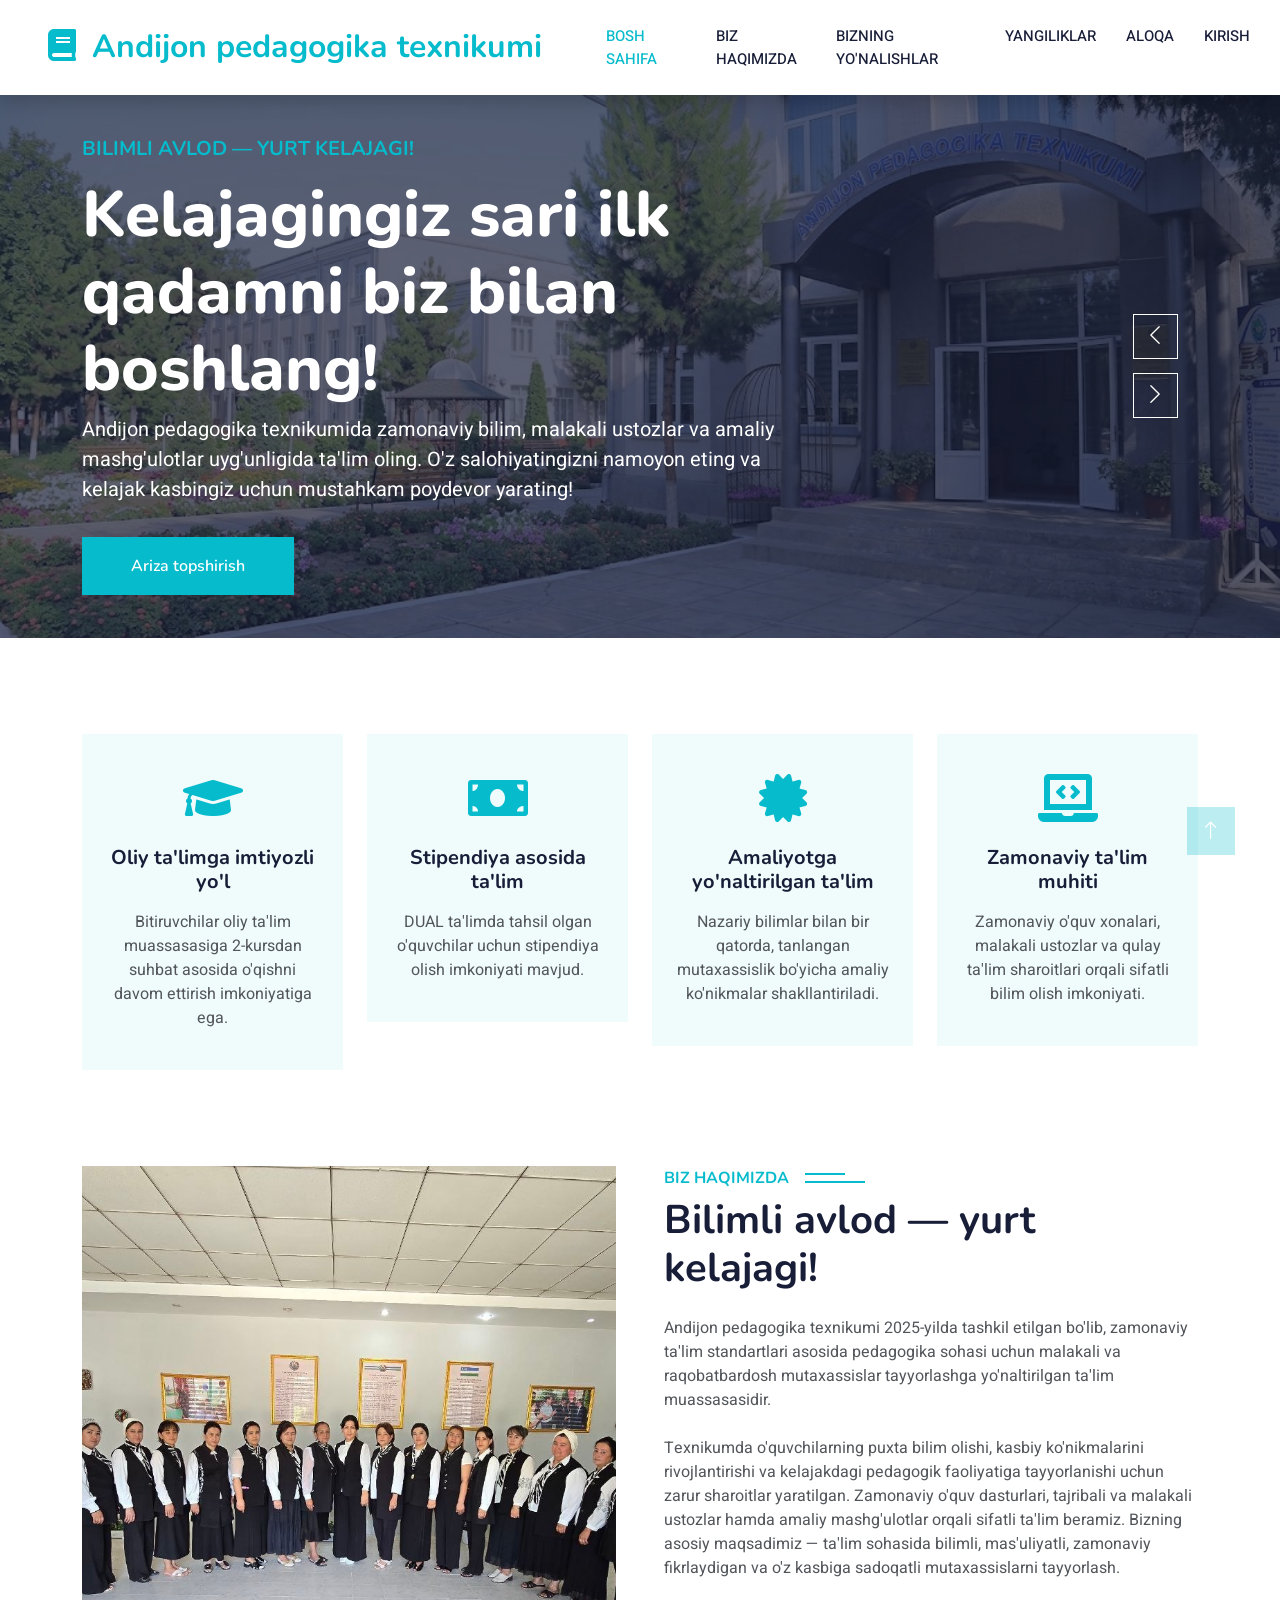
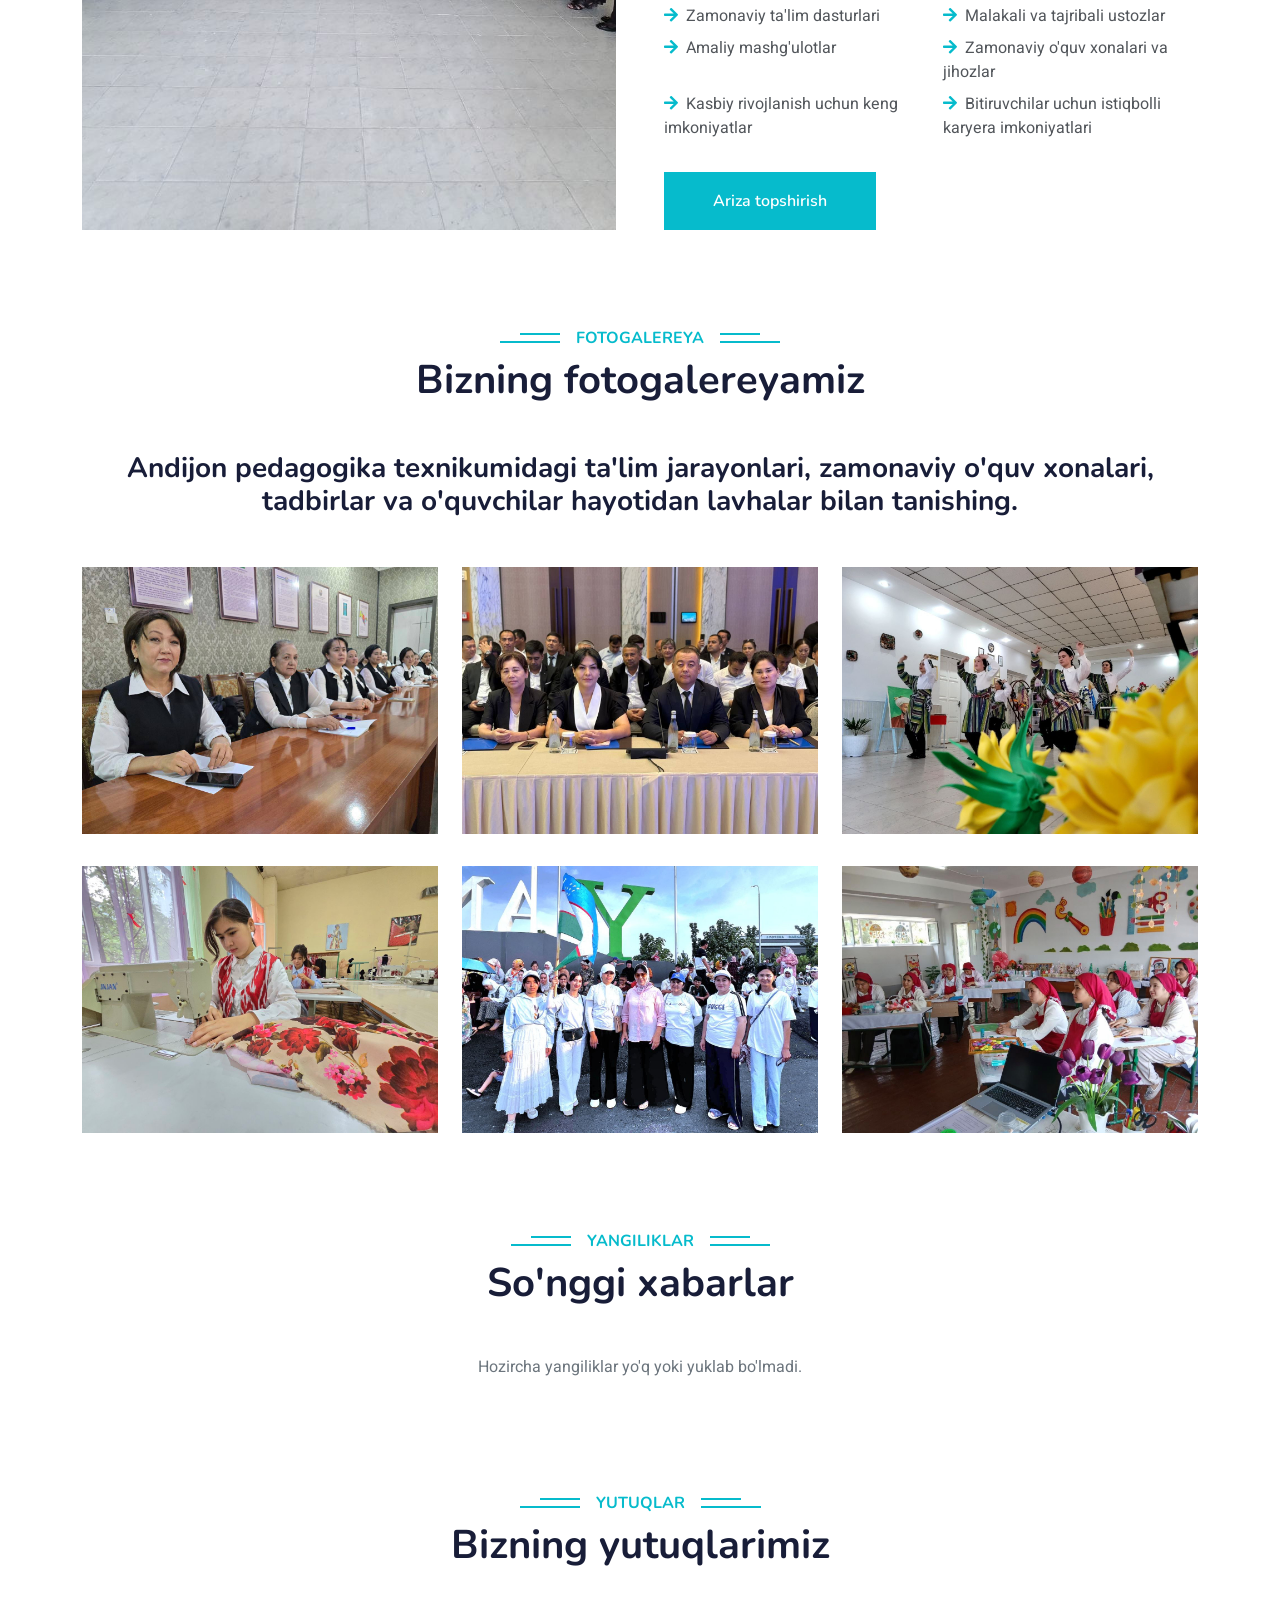
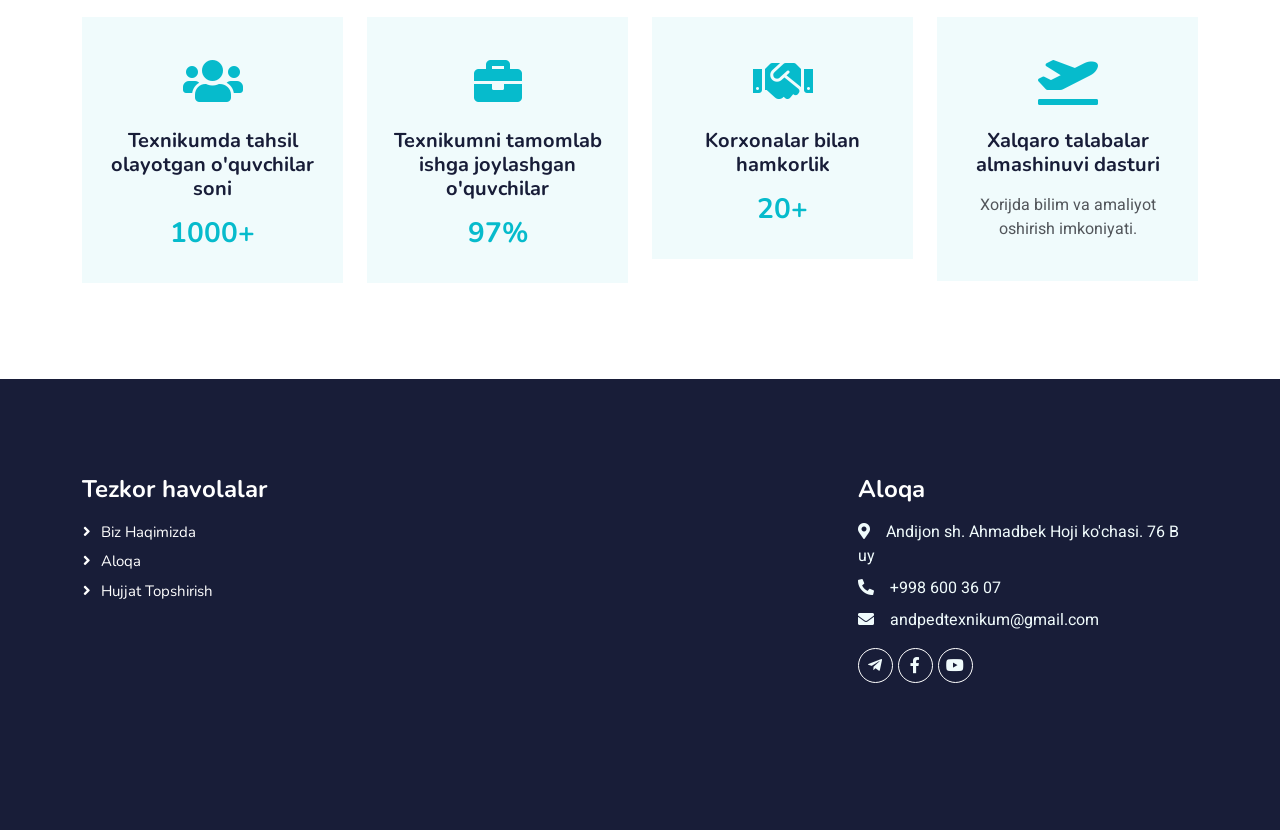
<file: index.html>
<!DOCTYPE html>
<html lang="uz">
  <head>
    <meta charset="utf-8" />
    <title>Andijon pedagogika texnikumi</title>
    <meta content="width=device-width, initial-scale=1.0" name="viewport" />
    <meta content="" name="keywords" />
    <meta content="" name="description" />

    <!-- Favicon -->
    <link href="./img/favicon.ico" rel="icon" />

    <!-- Google Web Fonts -->
    <link rel="preconnect" href="https://fonts.googleapis.com" />
    <link rel="preconnect" href="https://fonts.gstatic.com" crossorigin />
    <link
      href="https://fonts.googleapis.com/css2?family=Heebo:wght@400;500;600&family=Nunito:wght@600;700;800&display=swap"
      rel="stylesheet"
    />

    <!-- Icon Font Stylesheet -->
    <link
      href="https://cdnjs.cloudflare.com/ajax/libs/font-awesome/5.10.0/css/all.min.css"
      rel="stylesheet"
    />
    <link
      href="https://cdn.jsdelivr.net/npm/bootstrap-icons@1.4.1/font/bootstrap-icons.css"
      rel="stylesheet"
    />

    <!-- Libraries Stylesheet -->
    <link href="./lib/animate/animate.min.css" rel="stylesheet" />
    <link href="./lib/owlcarousel/assets/owl.carousel.min.css" rel="stylesheet" />

    <!-- Customized Bootstrap Stylesheet -->
    <link href="./css/bootstrap.min.css" rel="stylesheet" />

    <!-- Template Stylesheet -->
    <link href="./css/style.css" rel="stylesheet" />
  </head>

  <body>
    <!-- Spinner Start -->
    <div
      id="spinner"
      class="show bg-white position-fixed translate-middle w-100 vh-100 top-50 start-50 d-flex align-items-center justify-content-center"
    >
      <div
        class="spinner-border text-primary"
        style="width: 3rem; height: 3rem"
        role="status"
      >
        <span class="sr-only">Loading...</span>
      </div>
    </div>
    <!-- Spinner End -->

    <!-- Navbar Start -->
    <nav
      class="navbar navbar-expand-lg bg-white navbar-light shadow sticky-top p-0"
    >
      <a
        href="index.html"
        class="navbar-brand d-flex align-items-center px-4 px-lg-5"
      >
        <h2 class="m-0 text-primary">
          <i class="fa fa-book me-3"></i>Andijon pedagogika texnikumi
        </h2>
      </a>
      <button
        type="button"
        class="navbar-toggler me-4"
        data-bs-toggle="collapse"
        data-bs-target="#navbarCollapse"
      >
        <span class="navbar-toggler-icon"></span>
      </button>
      <div class="collapse navbar-collapse" id="navbarCollapse">
        <div class="navbar-nav ms-auto p-4 p-lg-0">
          <a href="index.html" class="nav-item nav-link active">Bosh sahifa</a>
          <a href="#biz_haqimizda" class="nav-item nav-link">Biz haqimizda</a>
          <a href="courses.html" class="nav-item nav-link">Bizning yo'nalishlar</a>
          <a href="news.html" class="nav-item nav-link">Yangiliklar</a>
          <a href="#idaloqa" class="nav-item nav-link">Aloqa</a>
          <a href="admin.html" class="nav-item nav-link">Kirish</a>
        </div>
      </div>
    </nav>
    <!-- Navbar End -->

    <!-- Carousel TAYYOR -->
    <div class="container-fluid p-0 mb-5">
      <div class="owl-carousel header-carousel position-relative">
        <div class="owl-carousel-item position-relative">
          <img class="img-fluid" src="./img/carousel-1.jfif" alt="" />
          <div
            class="position-absolute top-0 start-0 w-100 h-100 d-flex align-items-center"
            style="background: rgba(24, 29, 56, 0.7)"
          >
            <div class="container">
              <div class="row justify-content-start">
                <div class="col-sm-10 col-lg-8">
                  <h5
                    class="text-primary text-uppercase mb-3 animated slideInDown"
                  >
                    Bilimli avlod — yurt kelajagi!
                  </h5>
                  <h1 class="display-3 text-white animated slideInDown">
                    Kelajagingiz sari ilk qadamni biz bilan boshlang!
                  </h1>
                  <p class="fs-5 text-white mb-4 pb-2">
                    Andijon pedagogika texnikumida zamonaviy bilim, malakali
                    ustozlar va amaliy mashg'ulotlar uyg'unligida ta'lim oling.
                    O'z salohiyatingizni namoyon eting va kelajak kasbingiz
                    uchun mustahkam poydevor yarating!
                  </p>
                  <a
                    href="https://my.edu.uz"
                    class="btn btn-primary py-md-3 px-md-5 me-3 animated slideInLeft"
                    >Ariza topshirish</a
                  >
                </div>
              </div>
            </div>
          </div>
        </div>
        <div class="owl-carousel-item position-relative">
          <img class="img-fluid" src="./img/carousel-2.jfif" alt="" />
          <div
            class="position-absolute top-0 start-0 w-100 h-100 d-flex align-items-center"
            style="background: rgba(24, 29, 56, 0.7)"
          >
            <div class="container">
              <div class="row justify-content-start">
                <div class="col-sm-10 col-lg-8">
                  <h5
                    class="text-primary text-uppercase mb-3 animated slideInDown"
                  >
                    Kelajagingizni biz bilan yarating!
                  </h5>
                  <h1 class="display-3 text-white animated slideInDown">
                    Sifatli ta'lim — yorqin kelajak sari yo'l!
                  </h1>
                  <p class="fs-5 text-white mb-4 pb-2">
                    Andijon pedagogika texnikumi — zamonaviy bilim, amaliy
                    ko'nikma va malakali ustozlar uyg'unlashgan ta'lim maskani.
                    Biz bilan o'zingiz tanlagan kasbni puxta egallang va kelajak
                    sari ishonchli qadam tashlang.
                  </p>
                  <a
                    href="https://my.edu.uz"
                    class="btn btn-primary py-md-3 px-md-5 me-3 animated slideInLeft"
                    >Ariza topshirish</a
                  >
                </div>
              </div>
            </div>
          </div>
        </div>
      </div>
    </div>
    <!-- Carousel End -->

    <!-- TA'LIMNING YUTUQLARI -->
    <div class="container-xxl py-5">
      <div class="container">
        <div class="row g-4">
          <div class="col-lg-3 col-sm-6 wow fadeInUp" data-wow-delay="0.1s">
            <div class="service-item text-center pt-3">
              <div class="p-4">
                <i class="fa fa-3x fa-graduation-cap text-primary mb-4"></i>
                <h5 class="mb-3">Oliy ta'limga imtiyozli yo'l</h5>
                <p>
                  Bitiruvchilar oliy ta'lim muassasasiga 2-kursdan suhbat
                  asosida o'qishni davom ettirish imkoniyatiga ega.
                </p>
              </div>
            </div>
          </div>
          <div class="col-lg-3 col-sm-6 wow fadeInUp" data-wow-delay="0.3s">
            <div class="service-item text-center pt-3">
              <div class="p-4">
                <i class="fa fa-3x fa-money-bill text-primary mb-4"></i>
                <h5 class="mb-3">Stipendiya asosida ta'lim</h5>
                <p>
                  DUAL ta'limda tahsil olgan o'quvchilar uchun stipendiya olish
                  imkoniyati mavjud.
                </p>
              </div>
            </div>
          </div>
          <div class="col-lg-3 col-sm-6 wow fadeInUp" data-wow-delay="0.5s">
            <div class="service-item text-center pt-3">
              <div class="p-4">
                <i class="fa fa-3x fa-certificate text-primary mb-4"></i>
                <h5 class="mb-3">Amaliyotga yo'naltirilgan ta'lim</h5>
                <p>
                  Nazariy bilimlar bilan bir qatorda, tanlangan mutaxassislik
                  bo'yicha amaliy ko'nikmalar shakllantiriladi.
                </p>
              </div>
            </div>
          </div>
          <div class="col-lg-3 col-sm-6 wow fadeInUp" data-wow-delay="0.7s">
            <div class="service-item text-center pt-3">
              <div class="p-4">
                <i class="fa fa-3x fa-laptop-code text-primary mb-4"></i>
                <h5 class="mb-3">Zamonaviy ta'lim muhiti</h5>
                <p>
                  Zamonaviy o'quv xonalari, malakali ustozlar va qulay ta'lim
                  sharoitlari orqali sifatli bilim olish imkoniyati.
                </p>
              </div>
            </div>
          </div>
        </div>
      </div>
    </div>
    <!-- Service End -->

    <!-- BIZ HAQIMIZDA -->
    <div id="biz_haqimizda" class="container-xxl py-5">
      <div class="container">
        <div class="row g-5">
          <div
            class="col-lg-6 wow fadeInUp"
            data-wow-delay="0.1s"
            style="min-height: 400px"
          >
            <div class="position-relative h-100">
              <img
                class="img-fluid position-absolute w-100 h-100"
                src="./img/about.jpg"
                alt=""
                style="object-fit: cover"
              />
            </div>
          </div>
          <div class="col-lg-6 wow fadeInUp" data-wow-delay="0.3s">
            <h6 class="section-title bg-white text-start text-primary pe-3">
              Biz haqimizda
            </h6>
            <h1 class="mb-4">Bilimli avlod — yurt kelajagi!</h1>
            <p class="mb-4">
              Andijon pedagogika texnikumi 2025-yilda tashkil etilgan bo'lib,
              zamonaviy ta'lim standartlari asosida pedagogika sohasi uchun
              malakali va raqobatbardosh mutaxassislar tayyorlashga
              yo'naltirilgan ta'lim muassasasidir.
            </p>
            <p class="mb-4">
              Texnikumda o'quvchilarning puxta bilim olishi, kasbiy
              ko'nikmalarini rivojlantirishi va kelajakdagi pedagogik
              faoliyatiga tayyorlanishi uchun zarur sharoitlar yaratilgan.
              Zamonaviy o'quv dasturlari, tajribali va malakali ustozlar hamda
              amaliy mashg'ulotlar orqali sifatli ta'lim beramiz. Bizning asosiy
              maqsadimiz — ta'lim sohasida bilimli, mas'uliyatli, zamonaviy
              fikrlaydigan va o'z kasbiga sadoqatli mutaxassislarni tayyorlash.
            </p>
            <div class="row gy-2 gx-4 mb-4">
              <div class="col-sm-6">
                <p class="mb-0">
                  <i class="fa fa-arrow-right text-primary me-2"></i>Zamonaviy
                  ta'lim dasturlari
                </p>
              </div>
              <div class="col-sm-6">
                <p class="mb-0">
                  <i class="fa fa-arrow-right text-primary me-2"></i>Malakali va
                  tajribali ustozlar
                </p>
              </div>
              <div class="col-sm-6">
                <p class="mb-0">
                  <i class="fa fa-arrow-right text-primary me-2"></i>Amaliy
                  mashg'ulotlar
                </p>
              </div>
              <div class="col-sm-6">
                <p class="mb-0">
                  <i class="fa fa-arrow-right text-primary me-2"></i>Zamonaviy
                  o'quv xonalari va jihozlar
                </p>
              </div>
              <div class="col-sm-6">
                <p class="mb-0">
                  <i class="fa fa-arrow-right text-primary me-2"></i>Kasbiy
                  rivojlanish uchun keng imkoniyatlar
                </p>
              </div>
              <div class="col-sm-6">
                <p class="mb-0">
                  <i class="fa fa-arrow-right text-primary me-2"></i>Bitiruvchilar
                  uchun istiqbolli karyera imkoniyatlari
                </p>
              </div>
            </div>
            <a class="btn btn-primary py-3 px-5 mt-2" href="https://my.edu.uz"
              >Ariza topshirish</a
            >
          </div>
        </div>
      </div>
    </div>
    <!-- About End -->

    <!-- FOTOGALEREYA start -->
    <div class="container-xxl py-5">
      <div class="container">
        <div class="text-center wow fadeInUp" data-wow-delay="0.1s">
          <h6 class="section-title bg-white text-center text-primary px-3">
            Fotogalereya
          </h6>
          <h1 class="mb-5">Bizning fotogalereyamiz</h1>
          <h3 class="mb-5">
            Andijon pedagogika texnikumidagi ta'lim jarayonlari, zamonaviy o'quv
            xonalari, tadbirlar va o'quvchilar hayotidan lavhalar bilan
            tanishing.
          </h3>
        </div>
        <div class="row g-4 justify-content-center">
          <div class="col-lg-4 col-md-6 wow fadeInUp" data-wow-delay="0.1s">
            <div class="course-item bg-light">
              <div class="position-relative overflow-hidden">
                <img class="img-fluid" src="./img/course-1.jpg" alt="" />
              </div>
            </div>
          </div>
          <div class="col-lg-4 col-md-6 wow fadeInUp" data-wow-delay="0.3s">
            <div class="course-item bg-light">
              <div class="position-relative overflow-hidden">
                <img class="img-fluid" src="./img/course-2.jpg" alt="" />
              </div>
            </div>
          </div>
          <div class="col-lg-4 col-md-6 wow fadeInUp" data-wow-delay="0.5s">
            <div class="course-item bg-light">
              <div class="position-relative overflow-hidden">
                <img class="img-fluid" src="./img/course-3.jpg" alt="" />
              </div>
            </div>
          </div>
        </div>
        <div class="row g-4 justify-content-center mt-2">
          <div class="col-lg-4 col-md-6 wow fadeInUp" data-wow-delay="0.1s">
            <div class="course-item bg-light">
              <div class="position-relative overflow-hidden">
                <img class="img-fluid" src="./img/course-4.jpg" alt="" />
              </div>
            </div>
          </div>
          <div class="col-lg-4 col-md-6 wow fadeInUp" data-wow-delay="0.3s">
            <div class="course-item bg-light">
              <div class="position-relative overflow-hidden">
                <img class="img-fluid" src="./img/course-5.jpg" alt="" />
              </div>
            </div>
          </div>
          <div class="col-lg-4 col-md-6 wow fadeInUp" data-wow-delay="0.5s">
            <div class="course-item bg-light">
              <div class="position-relative overflow-hidden">
                <img class="img-fluid" src="./img/course-6.jpg" alt="" />
              </div>
            </div>
          </div>
        </div>
      </div>
    </div>
    <!-- FOTOGALEREYA end -->

    <!-- Oxirgi yangiliklar bloki -->
    <div class="container-xxl py-5">
      <div class="container">
        <div class="text-center wow fadeInUp">
          <h6 class="section-title bg-white text-center text-primary px-3">
            Yangiliklar
          </h6>
          <h1 class="mb-5">So'nggi xabarlar</h1>
        </div>
        <div id="home-news-preview" class="row g-4 justify-content-center"></div>
      </div>
    </div>

    <!-- YUTUQLAR START -->
    <div class="container-xxl py-5">
      <div class="container">
        <div class="text-center wow fadeInUp" data-wow-delay="0.1s">
          <h6 class="section-title bg-white text-center text-primary px-3">
            Yutuqlar
          </h6>
          <h1 class="mb-5">Bizning yutuqlarimiz</h1>
        </div>
        <div class="row g-4">
          <div class="col-lg-3 col-sm-6 wow fadeInUp" data-wow-delay="0.1s">
            <div class="service-item text-center pt-3">
              <div class="p-4">
                <i class="fa fa-3x fa-users text-primary mb-4"></i>
                <h5 class="mb-3">
                  Texnikumda tahsil olayotgan o'quvchilar soni
                </h5>
                <h3 class="section-title text-center text-primary px-3">
                  1000+
                </h3>
              </div>
            </div>
          </div>
          <div class="col-lg-3 col-sm-6 wow fadeInUp" data-wow-delay="0.3s">
            <div class="service-item text-center pt-3">
              <div class="p-4">
                <i class="fa fa-3x fa-briefcase text-primary mb-4"></i>
                <h5 class="mb-3">
                  Texnikumni tamomlab ishga joylashgan o'quvchilar
                </h5>
                <h3 class="section-title text-center text-primary px-3">
                  97%
                </h3>
              </div>
            </div>
          </div>
          <div class="col-lg-3 col-sm-6 wow fadeInUp" data-wow-delay="0.5s">
            <div class="service-item text-center pt-3">
              <div class="p-4">
                <i class="fa fa-3x fa-handshake text-primary mb-4"></i>
                <h5 class="mb-3">Korxonalar bilan hamkorlik</h5>
                <h3 class="section-title text-center text-primary px-3">
                  20+
                </h3>
              </div>
            </div>
          </div>
          <div class="col-lg-3 col-sm-6 wow fadeInUp" data-wow-delay="0.7s">
            <div class="service-item text-center pt-3">
              <div class="p-4">
                <i class="fa fa-3x fa-plane-departure text-primary mb-4"></i>
                <h5 class="mb-3">Xalqaro talabalar almashinuvi dasturi</h5>
                <p>Xorijda bilim va amaliyot oshirish imkoniyati.</p>
              </div>
            </div>
          </div>
        </div>
      </div>
    </div>
    <!-- YUTUQLAR END -->

    <!-- Footer Start -->
    <div
      class="container-fluid bg-dark text-light footer pt-5 mt-5 wow fadeIn"
      data-wow-delay="0.1s"
    >
      <div class="container py-5">
        <div class="row g-5">
          <!-- TEZKOR LINKLAR START -->
          <div class="col-lg-3 col-md-6">
            <h4 class="text-white mb-3">Tezkor havolalar</h4>
            <a class="btn btn-link" href="#biz_haqimizda">Biz haqimizda</a>
            <a class="btn btn-link" href="#idaloqa">Aloqa</a>
            <a class="btn btn-link" href="https://my.edu.uz">Hujjat topshirish</a>
          </div>
          <!-- TEZKOR LINKLAR END -->

          <!-- XARITA START -->
          <div class="col-lg-4 col-md-6 wow fadeInUp" data-wow-delay="0.3s">
            <iframe
              class="position-relative rounded w-100 h-100"
              src="https://www.google.com/maps/embed?pb=!1m18!1m12!1m3!1d930.0008631427462!2d72.3576291606994!3d40.787391494200435!2m3!1f0!2f0!3f0!3m2!1i1024!2i768!4f13.1!3m3!1m2!1s0x38bcedb6750540e7%3A0x73bc539957035bf!2sAndijon%20shahar%20pedagogika%20kolleji!5e1!3m2!1suz!2s!4v1787655952260!5m2!1suz!2s"
              frameborder="0"
              style="min-height: 300px; border: 0"
              allowfullscreen=""
              loading="lazy"
              referrerpolicy="strict-origin-when-cross-origin"
            ></iframe>
          </div>

          <!-- ALOQA BO'LIMI START -->
          <div id="idaloqa" class="col-lg-4 col-md-6 offset-lg-1">
            <h4 class="text-white mb-3">Aloqa</h4>
            <p class="mb-2">
              <i class="fa fa-map-marker-alt me-3"></i>Andijon sh. Ahmadbek Hoji
              ko'chasi. 76 B uy
            </p>
            <p class="mb-2">
              <i class="fa fa-phone-alt me-3"></i>+998 600 36 07
            </p>
            <p class="mb-2">
              <i class="fa fa-envelope me-3"></i>andpedtexnikum@gmail.com
            </p>
            <div class="d-flex pt-2">
              <a
                class="btn btn-outline-light btn-social"
                href="https://t.me/Andpedtex"
                ><i class="fab fa-telegram-plane"></i
              ></a>
              <a
                class="btn btn-outline-light btn-social"
                href="https://www.facebook.com/share/g/1Cm1minw6X/?mibextid=wwXIfr"
                ><i class="fab fa-facebook-f"></i
              ></a>
              <a
                class="btn btn-outline-light btn-social"
                href="https://youtube.com/@andpedtexnikumi?si=p4QoUgDoadQlDI7l"
                ><i class="fab fa-youtube"></i
              ></a>
            </div>
          </div>
          <!-- ALOQA BO'LIMI END -->
        </div>
      </div>
    </div>
    <!-- Footer End -->

    <!-- Back to Top -->
    <a href="#" class="btn btn-lg btn-primary btn-lg-square back-to-top"
      ><i class="bi bi-arrow-up"></i
    ></a>

    <!-- JavaScript Libraries -->
    <script src="https://code.jquery.com/jquery-3.4.1.min.js"></script>
    <script src="https://cdn.jsdelivr.net/npm/bootstrap@5.0.0/dist/js/bootstrap.bundle.min.js"></script>
    <script src="./lib/wow/wow.min.js"></script>
    <script src="./lib/easing/easing.min.js"></script>
    <script src="./lib/waypoints/waypoints.min.js"></script>
    <script src="./lib/owlcarousel/owl.carousel.min.js"></script>
    
    <!-- Sayt Config va GitHub dan yangiliklarni yuklash -->
    <script src="./js/site-config.js"></script>
    <script src="./js/main.js"></script>
    <script>
      (function () {
        let container = document.getElementById("home-news-preview");
        if (!container) return;

        if (typeof SITE_CONFIG === "undefined") {
          container.innerHTML = "<p class='text-center text-muted'>site-config.js topilmadi!</p>";
          return;
        }

        let url = `https://raw.githubusercontent.com/${SITE_CONFIG.GH_OWNER}/${SITE_CONFIG.GH_REPO}/${SITE_CONFIG.GH_BRANCH}/${SITE_CONFIG.NEWS_PATH}`;

        fetch(url)
          .then((res) => res.json())
          .then((list) => {
            if (!list || list.length === 0) {
              container.innerHTML =
                "<p class='text-center text-muted'>Hozircha yangiliklar qo'shilmadi.</p>";
              return;
            }

            let html = "";
            list.slice(-3).reverse().forEach((item) => {
              let imgTag = item.image ? '<img src="' + item.image + '" class="img-fluid" style="height:180px; width:100%; object-fit:cover;">' : '';
              html += '<div class="col-lg-4 col-md-6">' +
                      '<div class="course-item bg-light h-100">' +
                      '<div class="overflow-hidden">' + imgTag + '</div>' +
                      '<div class="p-4 text-center">' +
                      '<h5>' + (item.title || '') + '</h5>' +
                      '<p>' + (item.text ? item.text.substring(0, 90) + '...' : '') + '</p>' +
                      '<a href="news.html" class="btn btn-sm btn-primary mt-2">Batafsil</a>' +
                      '</div></div></div>';
            });
            container.innerHTML = html;
          })
          .catch((err) => {
            console.error("Yangiliklarni yuklashda xatolik:", err);
            container.innerHTML =
              "<p class='text-center text-muted'>Hozircha yangiliklar yo'q yoki yuklab bo'lmadi.</p>";
          });
      })();
    </script>
  </body>
</html>
</file>
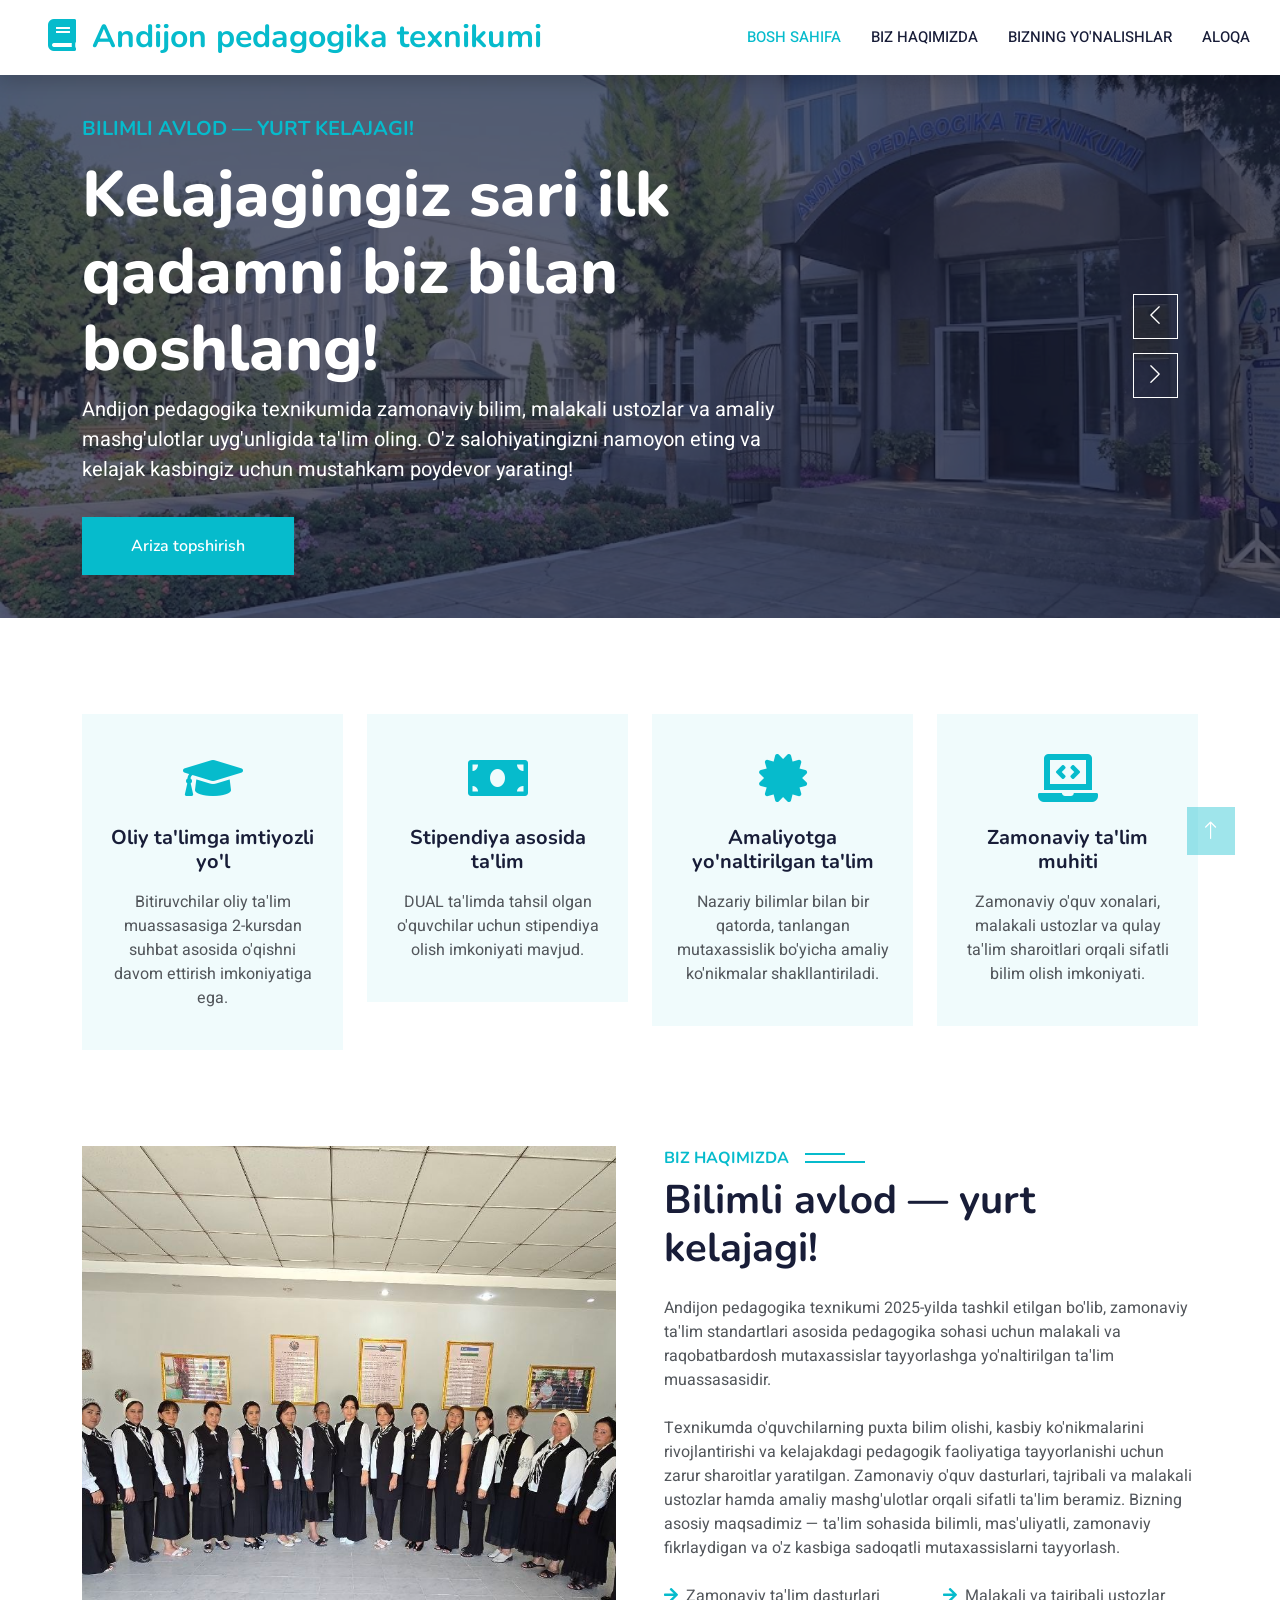
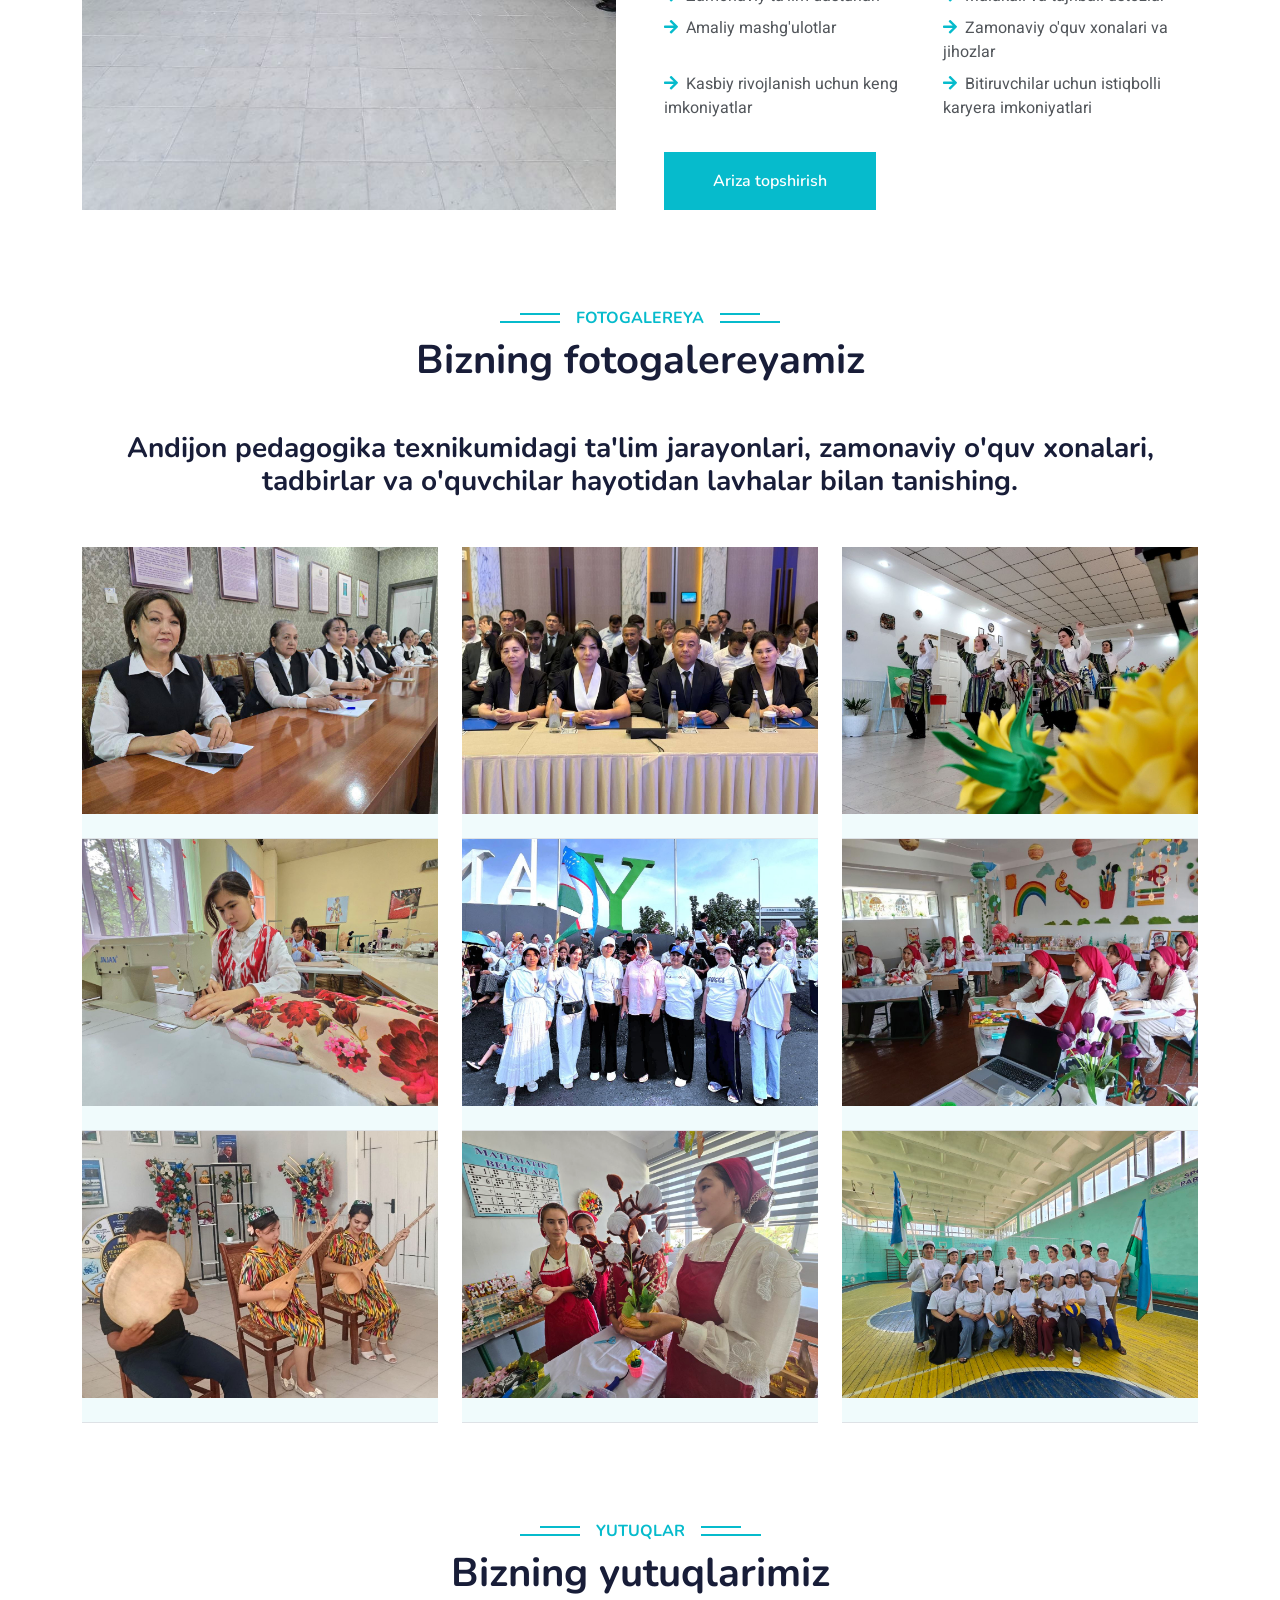
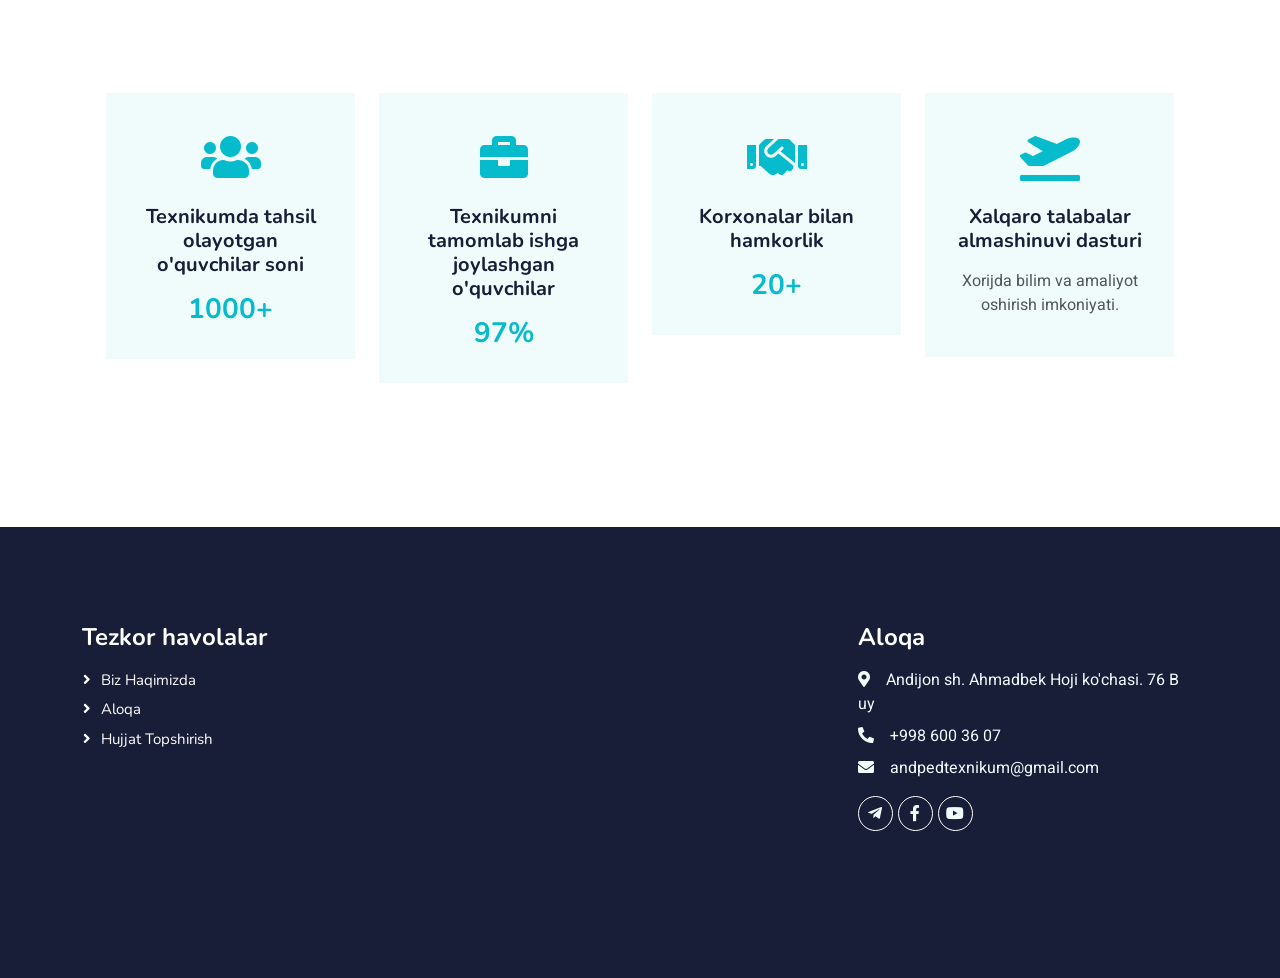
<file: index1.html>
<!DOCTYPE html>
<html lang="en">
  <head>
    <meta charset="utf-8" />
    <title>Andijon pedagogika texnikumi</title>
    <meta content="width=device-width, initial-scale=1.0" name="viewport" />
    <meta content="" name="keywords" />
    <meta content="" name="description" />

    <!-- Favicon -->
    <link href="img/favicon.ico" rel="icon" />

    <!-- Google Web Fonts -->
    <link rel="preconnect" href="https://fonts.googleapis.com" />
    <link rel="preconnect" href="https://fonts.gstatic.com" crossorigin />
    <link
      href="https://fonts.googleapis.com/css2?family=Heebo:wght@400;500;600&family=Nunito:wght@600;700;800&display=swap"
      rel="stylesheet"
    />

    <!-- Icon Font Stylesheet -->
    <link
      href="https://cdnjs.cloudflare.com/ajax/libs/font-awesome/5.10.0/css/all.min.css"
      rel="stylesheet"
    />
    <link
      href="https://cdn.jsdelivr.net/npm/bootstrap-icons@1.4.1/font/bootstrap-icons.css"
      rel="stylesheet"
    />

    <!-- Libraries Stylesheet -->
    <link href="lib/animate/animate.min.css" rel="stylesheet" />
    <link href="lib/owlcarousel/assets/owl.carousel.min.css" rel="stylesheet" />

    <!-- Customized Bootstrap Stylesheet -->
    <link href="css/bootstrap.min.css" rel="stylesheet" />

    <!-- Template Stylesheet -->
    <link href="css/style.css" rel="stylesheet" />
  </head>

  <body>
    <!-- Spinner Start -->
    <div
      id="spinner"
      class="show bg-white position-fixed translate-middle w-100 vh-100 top-50 start-50 d-flex align-items-center justify-content-center"
    >
      <div
        class="spinner-border text-primary"
        style="width: 3rem; height: 3rem"
        role="status"
      >
        <span class="sr-only">Loading...</span>
      </div>
    </div>
    <!-- Spinner End -->

    <!-- Navbar Start -->
    <nav
      class="navbar navbar-expand-lg bg-white navbar-light shadow sticky-top p-0"
    >
      <a
        href="index.html"
        class="navbar-brand d-flex align-items-center px-4 px-lg-5"
      >
        <h2 class="m-0 text-primary">
          <i class="fa fa-book me-3"></i>Andijon pedagogika texnikumi
        </h2>
      </a>
      <button
        type="button"
        class="navbar-toggler me-4"
        data-bs-toggle="collapse"
        data-bs-target="#navbarCollapse"
      >
        <span class="navbar-toggler-icon"></span>
      </button>
      <div class="collapse navbar-collapse" id="navbarCollapse">
        <div class="navbar-nav ms-auto p-4 p-lg-0">
          <a href="index.html" class="nav-item nav-link active">Bosh sahifa</a>
          <a href="#biz_haqimizda" class="nav-item nav-link">Biz haqimizda</a>
          <a href="courses.html" class="nav-item nav-link"
            >Bizning yo'nalishlar</a
          >

          <a href="#idaloqa" class="nav-item nav-link">Aloqa</a>
        </div>
      </div>
    </nav>
    <!-- Navbar End -->

    <!-- Carousel TAYYOR -->
    <div class="container-fluid p-0 mb-5">
      <div class="owl-carousel header-carousel position-relative">
        <div class="owl-carousel-item position-relative">
          <img class="img-fluid" src="img/carousel-1.jfif" alt="" />
          <div
            class="position-absolute top-0 start-0 w-100 h-100 d-flex align-items-center"
            style="background: rgba(24, 29, 56, 0.7)"
          >
            <div class="container">
              <div class="row justify-content-start">
                <div class="col-sm-10 col-lg-8">
                  <h5
                    class="text-primary text-uppercase mb-3 animated slideInDown"
                  >
                    Bilimli avlod — yurt kelajagi!
                  </h5>
                  <h1 class="display-3 text-white animated slideInDown">
                    Kelajagingiz sari ilk qadamni biz bilan boshlang!
                  </h1>
                  <p class="fs-5 text-white mb-4 pb-2">
                    Andijon pedagogika texnikumida zamonaviy bilim, malakali
                    ustozlar va amaliy mashg'ulotlar uyg'unligida ta'lim oling.
                    O'z salohiyatingizni namoyon eting va kelajak kasbingiz
                    uchun mustahkam poydevor yarating!
                  </p>
                  <a
                    href="https://my.edu.uz"
                    class="btn btn-primary py-md-3 px-md-5 me-3 animated slideInLeft"
                    >Ariza topshirish</a
                  >
                  <!-- <a
                    href=""
                    class="btn btn-light py-md-3 px-md-5 animated slideInRight"
                    >Join Now</a
                  > -->
                </div>
              </div>
            </div>
          </div>
        </div>
        <div class="owl-carousel-item position-relative">
          <img class="img-fluid" src="img/carousel-2.jfif" alt="" />
          <div
            class="position-absolute top-0 start-0 w-100 h-100 d-flex align-items-center"
            style="background: rgba(24, 29, 56, 0.7)"
          >
            <div class="container">
              <div class="row justify-content-start">
                <div class="col-sm-10 col-lg-8">
                  <h5
                    class="text-primary text-uppercase mb-3 animated slideInDown"
                  >
                    Kelajagingizni biz bilan yarating!
                  </h5>
                  <h1 class="display-3 text-white animated slideInDown">
                    Sifatli ta'lim — yorqin kelajak sari yo'l!
                  </h1>
                  <p class="fs-5 text-white mb-4 pb-2">
                    Andijon pedagogika texnikumi — zamonaviy bilim, amaliy
                    ko'nikma va malakali ustozlar uyg'unlashgan ta'lim maskani.
                    Biz bilan o'zingiz tanlagan kasbni puxta egallang va kelajak
                    sari ishonchli qadam tashlang.
                  </p>
                  <a
                    href="https://my.edu.uz"
                    class="btn btn-primary py-md-3 px-md-5 me-3 animated slideInLeft"
                    >Ariza topshirish</a
                  >
                </div>
              </div>
            </div>
          </div>
        </div>
      </div>
    </div>
    <!-- Carousel End -->

    <!-- TA'LIMNI YUTUQLARI -->
    <div class="container-xxl py-5">
      <div class="container">
        <div class="row g-4">
          <div class="col-lg-3 col-sm-6 wow fadeInUp" data-wow-delay="0.1s">
            <div class="service-item text-center pt-3">
              <div class="p-4">
                <i class="fa fa-3x fa-graduation-cap text-primary mb-4"></i>
                <h5 class="mb-3">Oliy ta'limga imtiyozli yo'l</h5>
                <p>
                  Bitiruvchilar oliy ta'lim muassasasiga 2-kursdan suhbat
                  asosida o'qishni davom ettirish imkoniyatiga ega.
                </p>
              </div>
            </div>
          </div>
          <div class="col-lg-3 col-sm-6 wow fadeInUp" data-wow-delay="0.3s">
            <div class="service-item text-center pt-3">
              <div class="p-4">
                <i class="fa fa-3x fa-money-bill text-primary mb-4"></i>
                <h5 class="mb-3">Stipendiya asosida ta'lim</h5>
                <p>
                  DUAL ta'limda tahsil olgan o'quvchilar uchun stipendiya olish
                  imkoniyati mavjud.
                </p>
              </div>
            </div>
          </div>
          <div class="col-lg-3 col-sm-6 wow fadeInUp" data-wow-delay="0.5s">
            <div class="service-item text-center pt-3">
              <div class="p-4">
                <i class="fa fa-3x fa-certificate text-primary mb-4"></i>
                <h5 class="mb-3">Amaliyotga yo'naltirilgan ta'lim</h5>
                <p>
                  Nazariy bilimlar bilan bir qatorda, tanlangan mutaxassislik
                  bo'yicha amaliy ko'nikmalar shakllantiriladi.
                </p>
              </div>
            </div>
          </div>
          <div class="col-lg-3 col-sm-6 wow fadeInUp" data-wow-delay="0.7s">
            <div class="service-item text-center pt-3">
              <div class="p-4">
                <i class="fa fa-3x fa-laptop-code text-primary mb-4"></i>
                <h5 class="mb-3">Zamonaviy ta'lim muhiti</h5>
                <p>
                  Zamonaviy o'quv xonalari, malakali ustozlar va qulay ta'lim
                  sharoitlari orqali sifatli bilim olish imkoniyati.
                </p>
              </div>
            </div>
          </div>
        </div>
      </div>
    </div>
    <!-- Service End -->

    <!-- BIZ HAQIMIZDA -->
    <div id="biz_haqimizda" class="container-xxl py-5">
      <div class="container">
        <div class="row g-5">
          <div
            class="col-lg-6 wow fadeInUp"
            data-wow-delay="0.1s"
            style="min-height: 400px"
          >
            <div class="position-relative h-100">
              <img
                class="img-fluid position-absolute w-100 h-100"
                src="img/about.jpg"
                alt=""
                style="object-fit: cover"
              />
            </div>
          </div>
          <div class="col-lg-6 wow fadeInUp" data-wow-delay="0.3s">
            <h6 class="section-title bg-white text-start text-primary pe-3">
              Biz haqimizda
            </h6>
            <h1 class="mb-4">Bilimli avlod — yurt kelajagi!</h1>
            <p class="mb-4">
              Andijon pedagogika texnikumi 2025-yilda tashkil etilgan bo'lib,
              zamonaviy ta'lim standartlari asosida pedagogika sohasi uchun
              malakali va raqobatbardosh mutaxassislar tayyorlashga
              yo'naltirilgan ta'lim muassasasidir.
            </p>
            <p class="mb-4">
              Texnikumda o'quvchilarning puxta bilim olishi, kasbiy
              ko'nikmalarini rivojlantirishi va kelajakdagi pedagogik
              faoliyatiga tayyorlanishi uchun zarur sharoitlar yaratilgan.
              Zamonaviy o'quv dasturlari, tajribali va malakali ustozlar hamda
              amaliy mashg'ulotlar orqali sifatli ta'lim beramiz. Bizning asosiy
              maqsadimiz — ta'lim sohasida bilimli, mas'uliyatli, zamonaviy
              fikrlaydigan va o'z kasbiga sadoqatli mutaxassislarni tayyorlash.
            </p>
            <div class="row gy-2 gx-4 mb-4">
              <div class="col-sm-6">
                <p class="mb-0">
                  <i class="fa fa-arrow-right text-primary me-2"></i>Zamonaviy
                  ta'lim dasturlari
                </p>
              </div>
              <div class="col-sm-6">
                <p class="mb-0">
                  <i class="fa fa-arrow-right text-primary me-2"></i>Malakali va
                  tajribali ustozlar
                </p>
              </div>
              <div class="col-sm-6">
                <p class="mb-0">
                  <i class="fa fa-arrow-right text-primary me-2"></i>Amaliy
                  mashg'ulotlar
                </p>
              </div>
              <div class="col-sm-6">
                <p class="mb-0">
                  <i class="fa fa-arrow-right text-primary me-2"></i>Zamonaviy
                  o'quv xonalari va jihozlar
                </p>
              </div>
              <div class="col-sm-6">
                <p class="mb-0">
                  <i class="fa fa-arrow-right text-primary me-2"></i>Kasbiy
                  rivojlanish uchun keng imkoniyatlar
                </p>
              </div>
              <div class="col-sm-6">
                <p class="mb-0">
                  <i class="fa fa-arrow-right text-primary me-2"></i
                  >Bitiruvchilar uchun istiqbolli karyera imkoniyatlari
                </p>
              </div>
            </div>
            <a class="btn btn-primary py-3 px-5 mt-2" href="https://my.edu.uz"
              >Ariza topshirish</a
            >
          </div>
        </div>
      </div>
    </div>
    <!-- About End -->

    <!-- FOTOGALEREYA ISHLAMAYDI-->
    <!-- <div class="container-xxl py-5 category">
      <div class="container">
        <div class="text-center wow fadeInUp" data-wow-delay="0.1s">
          <h6 class="section-title bg-white text-center text-primary px-3">
            Bizning fotogalereyamiz
          </h6>
          <h1 class="mb-5">
            Andijon pedagogika texnikumidagi ta'lim jarayonlari, zamonaviy o'quv
            xonalari, tadbirlar va o'quvchilar hayotidan lavhalar bilan
            tanishing.
          </h1>
        </div>
        <div class="row g-3">
          <div class="col-lg-7 col-md-6">
            <div class="row g-3">
              <div class="col-lg-12 col-md-12 wow zoomIn" data-wow-delay="0.1s">
                <a class="position-relative d-block overflow-hidden" href="">
                  <img class="img-fluid" src="img/cat-1.jpg" alt="" />
                  <div
                    class="bg-white text-center position-absolute bottom-0 end-0 py-2 px-3"
                    style="margin: 1px"
                  >
                    <h5 class="m-0">Web Design</h5>
                    <small class="text-primary">49 Courses</small>
                  </div>
                </a>
              </div>
              <div class="col-lg-6 col-md-12 wow zoomIn" data-wow-delay="0.3s">
                <a class="position-relative d-block overflow-hidden" href="">
                  <img class="img-fluid" src="img/cat-2.jpg" alt="" />
                  <div
                    class="bg-white text-center position-absolute bottom-0 end-0 py-2 px-3"
                    style="margin: 1px"
                  >
                    <h5 class="m-0">Graphic Design</h5>
                    <small class="text-primary">49 Courses</small>
                  </div>
                </a>
              </div>
              <div class="col-lg-6 col-md-12 wow zoomIn" data-wow-delay="0.5s">
                <a class="position-relative d-block overflow-hidden" href="">
                  <img class="img-fluid" src="img/cat-3.jpg" alt="" />
                  <div
                    class="bg-white text-center position-absolute bottom-0 end-0 py-2 px-3"
                    style="margin: 1px"
                  >
                    <h5 class="m-0">Video Editing</h5>
                    <small class="text-primary">49 Courses</small>
                  </div>
                </a>
              </div>
            </div>
          </div>
          <div
            class="col-lg-5 col-md-6 wow zoomIn"
            data-wow-delay="0.7s"
            style="min-height: 350px"
          >
            <a class="position-relative d-block h-100 overflow-hidden" href="">
              <img
                class="img-fluid position-absolute w-100 h-100"
                src="img/cat-4.jpg"
                alt=""
                style="object-fit: cover"
              />
              <div
                class="bg-white text-center position-absolute bottom-0 end-0 py-2 px-3"
                style="margin: 1px"
              >
                <h5 class="m-0">Online Marketing</h5>
                <small class="text-primary">49 Courses</small>
              </div>
            </a>
          </div>
        </div>
      </div>
    </div> -->
    <!-- Fotogalereya -->

    <!-- FOTOGALEREYA start-->
    <div class="container-xxl py-5">
      <div class="container">
        <div class="text-center wow fadeInUp" data-wow-delay="0.1s">
          <h6 class="section-title bg-white text-center text-primary px-3">
            Fotogalereya
          </h6>
          <h1 class="mb-5">Bizning fotogalereyamiz</h1>
          <h3 class="mb-5">
            Andijon pedagogika texnikumidagi ta'lim jarayonlari, zamonaviy o'quv
            xonalari, tadbirlar va o'quvchilar hayotidan lavhalar bilan
            tanishing.
          </h3>
        </div>
        <div class="row g-4 justify-content-center">
          <div class="col-lg-4 col-md-6 wow fadeInUp" data-wow-delay="0.1s">
            <div class="course-item bg-light">
              <div class="position-relative overflow-hidden">
                <img class="img-fluid" src="img/course-1.jpg" alt="" />
                <div
                  class="w-100 d-flex justify-content-center position-absolute bottom-0 start-0 mb-4"
                ></div>
              </div>
              <div class="text-center p-4 pb-0"></div>
              <div class="d-flex border-top"></div>
            </div>
          </div>
          <div class="col-lg-4 col-md-6 wow fadeInUp" data-wow-delay="0.3s">
            <div class="course-item bg-light">
              <div class="position-relative overflow-hidden">
                <img class="img-fluid" src="img/course-2.jpg" alt="" />
                <div
                  class="w-100 d-flex justify-content-center position-absolute bottom-0 start-0 mb-4"
                ></div>
              </div>
              <div class="text-center p-4 pb-0"></div>
              <div class="d-flex border-top"></div>
            </div>
          </div>
          <div class="col-lg-4 col-md-6 wow fadeInUp" data-wow-delay="0.5s">
            <div class="course-item bg-light">
              <div class="position-relative overflow-hidden">
                <img class="img-fluid" src="img/course-3.jpg" alt="" />
                <div
                  class="w-100 d-flex justify-content-center position-absolute bottom-0 start-0 mb-4"
                ></div>
              </div>
              <div class="text-center p-4 pb-0"></div>
              <div class="d-flex border-top"></div>
            </div>
          </div>
        </div>
        <div class="row g-4 justify-content-center">
          <div class="col-lg-4 col-md-6 wow fadeInUp" data-wow-delay="0.1s">
            <div class="course-item bg-light">
              <div class="position-relative overflow-hidden">
                <img class="img-fluid" src="img/course-4.jpg" alt="" />
                <div
                  class="w-100 d-flex justify-content-center position-absolute bottom-0 start-0 mb-4"
                ></div>
              </div>
              <div class="text-center p-4 pb-0"></div>
              <div class="d-flex border-top"></div>
            </div>
          </div>
          <div class="col-lg-4 col-md-6 wow fadeInUp" data-wow-delay="0.3s">
            <div class="course-item bg-light">
              <div class="position-relative overflow-hidden">
                <img class="img-fluid" src="img/course-5.jpg" alt="" />
                <div
                  class="w-100 d-flex justify-content-center position-absolute bottom-0 start-0 mb-4"
                ></div>
              </div>
              <div class="text-center p-4 pb-0"></div>
              <div class="d-flex border-top"></div>
            </div>
          </div>
          <div class="col-lg-4 col-md-6 wow fadeInUp" data-wow-delay="0.5s">
            <div class="course-item bg-light">
              <div class="position-relative overflow-hidden">
                <img class="img-fluid" src="img/course-6.jpg" alt="" />
                <div
                  class="w-100 d-flex justify-content-center position-absolute bottom-0 start-0 mb-4"
                ></div>
              </div>
              <div class="text-center p-4 pb-0"></div>
              <div class="d-flex border-top"></div>
            </div>
          </div>
        </div>
        <div class="row g-4 justify-content-center">
          <div class="col-lg-4 col-md-6 wow fadeInUp" data-wow-delay="0.1s">
            <div class="course-item bg-light">
              <div class="position-relative overflow-hidden">
                <img class="img-fluid" src="img/course-7.jpg" alt="" />
                <div
                  class="w-100 d-flex justify-content-center position-absolute bottom-0 start-0 mb-4"
                ></div>
              </div>
              <div class="text-center p-4 pb-0"></div>
              <div class="d-flex border-top"></div>
            </div>
          </div>
          <div class="col-lg-4 col-md-6 wow fadeInUp" data-wow-delay="0.3s">
            <div class="course-item bg-light">
              <div class="position-relative overflow-hidden">
                <img class="img-fluid" src="img/course-8.jpg" alt="" />
                <div
                  class="w-100 d-flex justify-content-center position-absolute bottom-0 start-0 mb-4"
                ></div>
              </div>
              <div class="text-center p-4 pb-0"></div>
              <div class="d-flex border-top"></div>
            </div>
          </div>
          <div class="col-lg-4 col-md-6 wow fadeInUp" data-wow-delay="0.5s">
            <div class="course-item bg-light">
              <div class="position-relative overflow-hidden">
                <img class="img-fluid" src="img/course-9.jpg" alt="" />
                <div
                  class="w-100 d-flex justify-content-center position-absolute bottom-0 start-0 mb-4"
                ></div>
              </div>
              <div class="text-center p-4 pb-0"></div>
              <div class="d-flex border-top"></div>
            </div>
          </div>
        </div>
      </div>
    </div>
    <!-- FOTOGALEREYA end -->

    <!-- YUTUQLAR START -->
    <div class="container-xxl py-5">
      <div class="container">
        <div class="text-center wow fadeInUp" data-wow-delay="0.1s">
          <h6 class="section-title bg-white text-center text-primary px-3">
            Yutuqlar
          </h6>
          <h1 class="mb-5">Bizning yutuqlarimiz</h1>
        </div>
        <div class="container-xxl py-5">
          <div class="container">
            <div class="row g-4">
              <div class="col-lg-3 col-sm-6 wow fadeInUp" data-wow-delay="0.1s">
                <div class="service-item text-center pt-3">
                  <div class="p-4">
                    <i class="fa fa-3x fa-users text-primary mb-4"></i>
                    <h5 class="mb-3">
                      Texnikumda tahsil olayotgan o'quvchilar soni
                    </h5>
                    <h3 class="section-title text-center text-primary px-3">
                      1000+
                    </h3>
                  </div>
                </div>
              </div>
              <div class="col-lg-3 col-sm-6 wow fadeInUp" data-wow-delay="0.3s">
                <div class="service-item text-center pt-3">
                  <div class="p-4">
                    <i class="fa fa-3x fa-briefcase text-primary mb-4"></i>
                    <h5 class="mb-3">
                      Texnikumni tamomlab ishga joylashgan o'quvchilar
                    </h5>
                    <h3 class="section-title text-center text-primary px-3">
                      97%
                    </h3>
                  </div>
                </div>
              </div>
              <div class="col-lg-3 col-sm-6 wow fadeInUp" data-wow-delay="0.5s">
                <div class="service-item text-center pt-3">
                  <div class="p-4">
                    <i class="fa fa-3x fa-handshake text-primary mb-4"></i>
                    <h5 class="mb-3">Korxonalar bilan hamkorlik</h5>
                    <h3 class="section-title text-center text-primary px-3">
                      20+
                    </h3>
                  </div>
                </div>
              </div>
              <div class="col-lg-3 col-sm-6 wow fadeInUp" data-wow-delay="0.7s">
                <div class="service-item text-center pt-3">
                  <div class="p-4">
                    <i
                      class="fa fa-3x fa-plane-departure text-primary mb-4"
                    ></i>
                    <h5 class="mb-3">Xalqaro talabalar almashinuvi dasturi</h5>
                    <p>Xorijda bilim va amaliyot oshirish imkoniyati.</p>
                  </div>
                </div>
              </div>
            </div>
          </div>
        </div>
      </div>
    </div>
    <!-- YUTUQLAR END -->

    <!-- Footer Start -->
    <div
      class="container-fluid bg-dark text-light footer pt-5 mt-5 wow fadeIn"
      data-wow-delay="0.1s"
    >
      <div class="container py-5">
        <div class="row g-5">
          <!-- TEZKOR LINKLAR START -->
          <div class="col-lg-3 col-md-6">
            <h4 class="text-white mb-3">Tezkor havolalar</h4>
            <a class="btn btn-link" href="#biz_haqimizda">Biz haqimizda</a>
            <a class="btn btn-link" href="#idaloqa">Aloqa</a>
            <a class="btn btn-link" href="">Hujjat topshirish</a>
          </div>
          <!-- TEZKOR LINKLAR END -->

          <!-- XARITA START -->
          <div class="col-lg-4 col-md-6 wow fadeInUp" data-wow-delay="0.3s">
            <iframe
              class="position-relative rounded w-100 h-100"
              src="https://www.google.com/maps/embed?pb=!1m18!1m12!1m3!1d930.0008631427462!2d72.3576291606994!3d40.787391494200435!2m3!1f0!2f0!3f0!3m2!1i1024!2i768!4f13.1!3m3!1m2!1s0x38bcedb6750540e7%3A0x73bc539957035bf!2sAndijon%20shahar%20pedagogika%20kolleji!5e1!3m2!1suz!2s!4v1787655952260!5m2!1suz!2s"
              frameborder="0"
              style="min-height: 300px; border: 0"
              allowfullscreen=""
              loading="lazy"
              referrerpolicy="strict-origin-when-cross-origin"
            ></iframe>
          </div>

          <!-- ALOQA BO'LIMI START (offset-lg-1 qo'shildi) -->
          <div id="idaloqa" class="col-lg-4 col-md-6 offset-lg-1">
            <h4 class="text-white mb-3">Aloqa</h4>
            <p class="mb-2">
              <i class="fa fa-map-marker-alt me-3"></i>Andijon sh. Ahmadbek Hoji
              ko'chasi. 76 B uy
            </p>
            <p class="mb-2">
              <i class="fa fa-phone-alt me-3"></i>+998 600 36 07
            </p>
            <p class="mb-2">
              <i class="fa fa-envelope me-3"></i>andpedtexnikum@gmail.com
            </p>
            <div class="d-flex pt-2">
              <a
                class="btn btn-outline-light btn-social"
                href="https://t.me/Andpedtex"
                ><i class="fab fa-telegram-plane"></i
              ></a>
              <a
                class="btn btn-outline-light btn-social"
                href="https://www.facebook.com/share/g/1Cm1minw6X/?mibextid=wwXIfr"
                ><i class="fab fa-facebook-f"></i
              ></a>
              <a
                class="btn btn-outline-light btn-social"
                href="https://youtube.com/@andpedtexnikumi?si=p4QoUgDoadQlDI7l"
                ><i class="fab fa-youtube"></i
              ></a>
            </div>
          </div>
          <!-- ALOQA BO'LIMI END -->
        </div>
      </div>
    </div>
    <!-- Footer End -->

    <!-- Back to Top -->
    <a href="#" class="btn btn-lg btn-primary btn-lg-square back-to-top"
      ><i class="bi bi-arrow-up"></i
    ></a>

    <!-- JavaScript Libraries -->
    <script src="https://code.jquery.com/jquery-3.4.1.min.js"></script>
    <script src="https://cdn.jsdelivr.net/npm/bootstrap@5.0.0/dist/js/bootstrap.bundle.min.js"></script>
    <script src="lib/wow/wow.min.js"></script>
    <script src="lib/easing/easing.min.js"></script>
    <script src="lib/waypoints/waypoints.min.js"></script>
    <script src="lib/owlcarousel/owl.carousel.min.js"></script>

    <!-- Sayt Javascript -->
    <script src="js/main.js"></script>
  </body>
</html>
</file>
<file: css/style.css>
/********** Template CSS **********/
:root {
  --primary: #06bbcc;
  --light: #f0fbfc;
  --dark: #181d38;
}

.fw-medium {
  font-weight: 600 !important;
}

.fw-semi-bold {
  font-weight: 700 !important;
}

.back-to-top {
  position: fixed;
  display: none;
  right: 45px;
  bottom: 45px;
  z-index: 99;
}

.admin-float-btn {
  position: fixed;
  left: 20px;
  bottom: 20px;
  width: 46px;
  height: 46px;
  border-radius: 50%;
  background: #181d38;
  color: #fff;
  display: flex;
  align-items: center;
  justify-content: center;
  font-size: 20px;
  z-index: 99;
  box-shadow: 0 4px 12px rgba(0, 0, 0, 0.2);
  transition: transform 0.2s;
}

.admin-float-btn:hover {
  transform: scale(1.1);
  color: #06bbcc;
}

/*** Spinner ***/
#spinner {
  opacity: 0;
  visibility: hidden;
  transition: opacity 0.5s ease-out, visibility 0s linear 0.5s;
  z-index: 99999;
}

#spinner.show {
  transition: opacity 0.5s ease-out, visibility 0s linear 0s;
  visibility: visible;
  opacity: 1;
}

.ramka {
  width: 500px;
  height: 300px;
  object-fit: cover;
}

/*** Button ***/
.btn {
  font-family: "Nunito", sans-serif;
  font-weight: 600;
  transition: 0.5s;
}

.btn.btn-primary,
.btn.btn-secondary {
  color: #ffffff;
}

.btn-square {
  width: 38px;
  height: 38px;
}

.btn-sm-square {
  width: 32px;
  height: 32px;
}

.btn-lg-square {
  width: 48px;
  height: 48px;
}

.btn-square,
.btn-sm-square,
.btn-lg-square {
  padding: 0;
  display: flex;
  align-items: center;
  justify-content: center;
  font-weight: normal;
  border-radius: 0px;
}

/*** Navbar ***/
.navbar .dropdown-toggle::after {
  border: none;
  content: "\f107";
  font-family: "Font Awesome 5 Free";
  font-weight: 900;
  vertical-align: middle;
  margin-left: 8px;
}

.navbar-light .navbar-nav .nav-link {
  margin-right: 30px;
  padding: 25px 0;
  color: #ffffff;
  font-size: 15px;
  text-transform: uppercase;
  outline: none;
}

.navbar-light .navbar-nav .nav-link:hover,
.navbar-light .navbar-nav .nav-link.active {
  color: var(--primary);
}

@media (max-width: 991.98px) {
  .navbar-light .navbar-nav .nav-link {
    margin-right: 0;
    padding: 10px 0;
  }

  .navbar-light .navbar-nav {
    border-top: 1px solid #eeeeee;
  }
}

.navbar-light .navbar-brand,
.navbar-light a.btn {
  height: 75px;
}

.navbar-light .navbar-nav .nav-link {
  color: var(--dark);
  font-weight: 500;
}

.navbar-light.sticky-top {
  top: -100px;
  transition: 0.5s;
}

@media (min-width: 992px) {
  .navbar .nav-item .dropdown-menu {
    display: block;
    margin-top: 0;
    opacity: 0;
    visibility: hidden;
    transition: 0.5s;
  }

  .navbar .dropdown-menu.fade-down {
    top: 100%;
    transform: rotateX(-75deg);
    transform-origin: 0% 0%;
  }

  .navbar .nav-item:hover .dropdown-menu {
    top: 100%;
    transform: rotateX(0deg);
    visibility: visible;
    transition: 0.5s;
    opacity: 1;
  }
}

/*** Header carousel ***/
@media (max-width: 768px) {
  .header-carousel .owl-carousel-item {
    position: relative;
    min-height: 500px;
  }

  .header-carousel .owl-carousel-item img {
    position: absolute;
    width: 100%;
    height: 100%;
    object-fit: cover;
  }
}

.header-carousel .owl-nav {
  position: absolute;
  top: 50%;
  right: 8%;
  transform: translateY(-50%);
  display: flex;
  flex-direction: column;
}

.header-carousel .owl-nav .owl-prev,
.header-carousel .owl-nav .owl-next {
  margin: 7px 0;
  width: 45px;
  height: 45px;
  display: flex;
  align-items: center;
  justify-content: center;
  color: #ffffff;
  background: transparent;
  border: 1px solid #ffffff;
  font-size: 22px;
  transition: 0.5s;
}

.header-carousel .owl-nav .owl-prev:hover,
.header-carousel .owl-nav .owl-next:hover {
  background: var(--primary);
  border-color: var(--primary);
}

.page-header {
  background: linear-gradient(rgba(24, 29, 56, 0.7), rgba(24, 29, 56, 0.7)),
    url(../img/carousel-1.jpg);
  background-position: center center;
  background-repeat: no-repeat;
  background-size: cover;
}

.page-header-inner {
  background: rgba(15, 23, 43, 0.7);
}

.breadcrumb-item + .breadcrumb-item::before {
  color: var(--light);
}

/*** Section Title ***/
.section-title {
  position: relative;
  display: inline-block;
  text-transform: uppercase;
}

.section-title::before {
  position: absolute;
  content: "";
  width: calc(100% + 80px);
  height: 2px;
  top: 4px;
  left: -40px;
  background: var(--primary);
  z-index: -1;
}

.section-title::after {
  position: absolute;
  content: "";
  width: calc(100% + 120px);
  height: 2px;
  bottom: 5px;
  left: -60px;
  background: var(--primary);
  z-index: -1;
}

.section-title.text-start::before {
  width: calc(100% + 40px);
  left: 0;
}

.section-title.text-start::after {
  width: calc(100% + 60px);
  left: 0;
}

/*** Service ***/
.service-item {
  background: var(--light);
  transition: 0.5s;
}

.service-item:hover {
  margin-top: -10px;
  background: var(--primary);
}

.service-item * {
  transition: 0.5s;
}

.service-item:hover * {
  color: var(--light) !important;
}

/*** Categories & Courses ***/
.category img,
.course-item img {
  transition: 0.5s;
}

.category a:hover img,
.course-item:hover img {
  transform: scale(1.1);
}

/*** Team ***/
.team-item img {
  transition: 0.5s;
}

.team-item:hover img {
  transform: scale(1.1);
}

/*** Testimonial ***/
.testimonial-carousel::before {
  position: absolute;
  content: "";
  top: 0;
  left: 0;
  height: 100%;
  width: 0;
  background: linear-gradient(
    to right,
    rgba(255, 255, 255, 1) 0%,
    rgba(255, 255, 255, 0) 100%
  );
  z-index: 1;
}

.testimonial-carousel::after {
  position: absolute;
  content: "";
  top: 0;
  right: 0;
  height: 100%;
  width: 0;
  background: linear-gradient(
    to left,
    rgba(255, 255, 255, 1) 0%,
    rgba(255, 255, 255, 0) 100%
  );
  z-index: 1;
}

@media (min-width: 768px) {
  .testimonial-carousel::before,
  .testimonial-carousel::after {
    width: 200px;
  }
}

@media (min-width: 992px) {
  .testimonial-carousel::before,
  .testimonial-carousel::after {
    width: 300px;
  }
}

.testimonial-carousel .owl-item .testimonial-text,
.testimonial-carousel .owl-item.center .testimonial-text * {
  transition: 0.5s;
}

.testimonial-carousel .owl-item.center .testimonial-text {
  background: var(--primary) !important;
}

.testimonial-carousel .owl-item.center .testimonial-text * {
  color: #ffffff !important;
}

.testimonial-carousel .owl-dots {
  margin-top: 24px;
  display: flex;
  align-items: flex-end;
  justify-content: center;
}

.testimonial-carousel .owl-dot {
  position: relative;
  display: inline-block;
  margin: 0 5px;
  width: 15px;
  height: 15px;
  border: 1px solid #cccccc;
  transition: 0.5s;
}

.testimonial-carousel .owl-dot.active {
  background: var(--primary);
  border-color: var(--primary);
}

/*** Footer ***/
.footer .btn.btn-social {
  margin-right: 5px;
  width: 35px;
  height: 35px;
  display: flex;
  align-items: center;
  justify-content: center;
  color: var(--light);
  font-weight: normal;
  border: 1px solid #ffffff;
  border-radius: 35px;
  transition: 0.3s;
}

.footer .btn.btn-social:hover {
  color: var(--primary);
}

.footer .btn.btn-link {
  display: block;
  margin-bottom: 5px;
  padding: 0;
  text-align: left;
  color: #ffffff;
  font-size: 15px;
  font-weight: normal;
  text-transform: capitalize;
  transition: 0.3s;
}

.footer .btn.btn-link::before {
  position: relative;
  content: "\f105";
  font-family: "Font Awesome 5 Free";
  font-weight: 900;
  margin-right: 10px;
}

.footer .btn.btn-link:hover {
  letter-spacing: 1px;
  box-shadow: none;
}

.footer .copyright {
  padding: 25px 0;
  font-size: 15px;
  border-top: 1px solid rgba(256, 256, 256, 0.1);
}

.footer .copyright a {
  color: var(--light);
}

.footer .footer-menu a {
  margin-right: 15px;
  padding-right: 15px;
  border-right: 1px solid rgba(255, 255, 255, 0.1);
}

.footer .footer-menu a:last-child {
  margin-right: 0;
  padding-right: 0;
  border-right: none;
}
</file>
